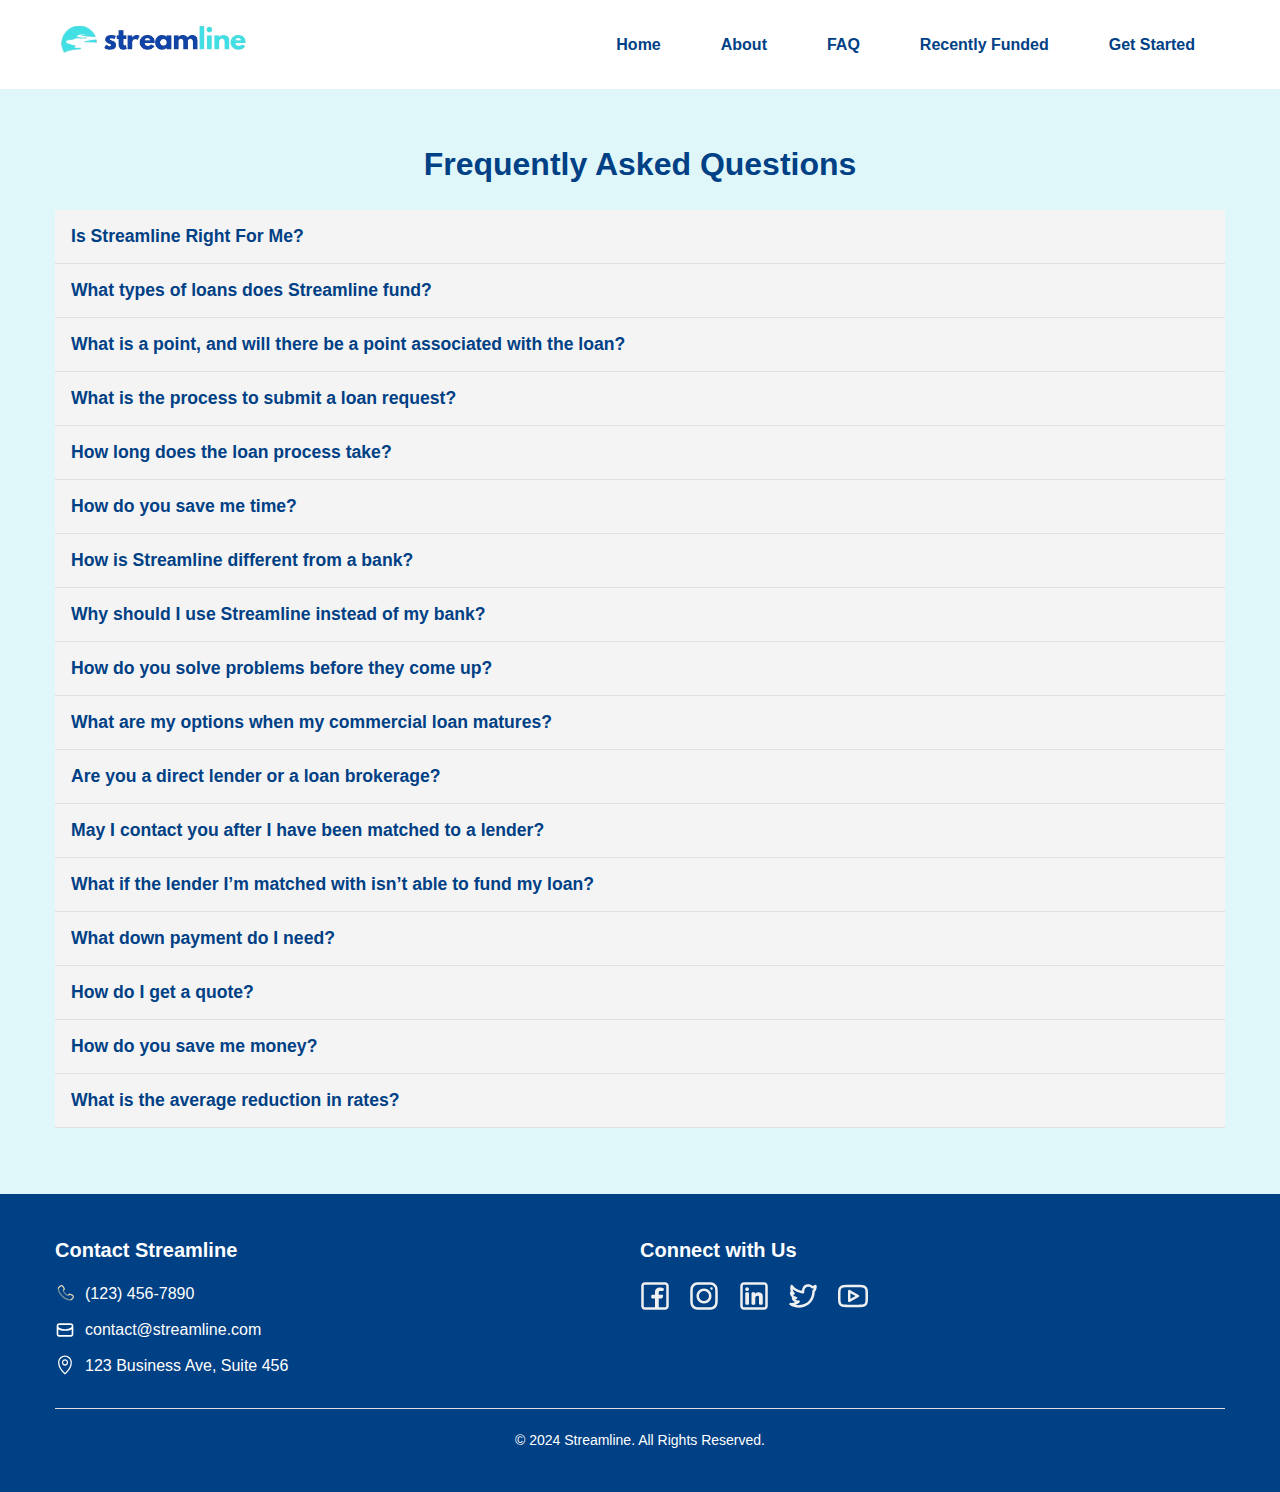
<file: faq.html>
<!DOCTYPE html>
<html lang="en">
<head>
    <meta charset="UTF-8">
    <meta name="viewport" content="width=device-width, initial-scale=1.0">
    <title>FAQ - Streamline</title>
    <link rel="stylesheet" href="styles.css">
</head>
<body>
    <!-- Navigation Bar -->
    <nav class="navbar">
        <div class="container">
            <a href="#">
                <img src="logo.png" alt="Streamline logo" class="logo">
            </a>
            <ul class="nav-links">
                <li><a href="index.html">Home</a></li>
                <li><a href="about.html">About</a></li>
                <li><a href="faq.html">FAQ</a></li>
                <li><a href="recently-funded.html">Recently Funded</a></li>
                <li><a href="get-started.html">Get Started</a></li>
            </ul>
        </div>
    </nav>

    <!-- FAQ Section -->
    <section class="faq">
        <div class="container">
            <h2>Frequently Asked Questions</h2>
            <div class="accordion">
                <div class="accordion-item">
                    <button id="accordion-button-1" aria-expanded="false"><span class="accordion-title">Is Streamline Right For Me?</span><span class="icon" aria-hidden="true"></span></button>
                    <div class="accordion-content">
                        <p>Streamline is a one-of-a-kind Loan Advisory, Analytics, and Brokerage firm serving privately held, family-owned small businesses and entrepreneurs who are purchasing real estate, acquiring a franchise or business, or are seeking working capital to expand or start a business.</p>
                        <p>We bring unmatched experience in structuring SBA Guaranteed Loan facilities for our clients.</p>
                        <p>Our core values are transparency, speed, and accuracy.</p>
                    </div>
                </div>
                <div class="accordion-item">
                    <button id="accordion-button-2" aria-expanded="false"><span class="accordion-title">What types of loans does Streamline fund?</span><span class="icon" aria-hidden="true"></span></button>
                    <div class="accordion-content">
                        <p>We specialize in assisting our clients with SBA 7(a) Business Acquisition, Partner Buy-out and Partial Change of Ownership loans, SBA 504, and Conventional Owner-Occupied Real Estate Loans.</p>
                    </div>
                </div>
                <div class="accordion-item">
                    <button id="accordion-button-3" aria-expanded="false"><span class="accordion-title">What is a point, and will there be a point associated with the loan?</span><span class="icon" aria-hidden="true"></span></button>
                    <div class="accordion-content">
                        <p>Our standard fee outlined in the fee agreement is 1% of the gross loan amount. The fee is considered earned after the loan funds, not before. That means we do not charge an upfront fee of any kind. Our goal is aligned with your goal to ensure we are both working together in good faith striving for the same outcome!</p>
                    </div>
                </div>
                <div class="accordion-item">
                    <button id="accordion-button-4" aria-expanded="false"><span class="accordion-title">What is the process to submit a loan request?</span><span class="icon" aria-hidden="true"></span></button>
                    <div class="accordion-content">
                        <p>We’ll connect to learn more about your financing needs. With the information we have, we’ll advise you of your options. We’ll devise a strategy to proceed with our plan. We’ll present your file to multiple banks. We’ll leverage our network to gain multiple offers. We’ll strategically negotiate to achieve the best possible financial solution for you.</p>
                    </div>
                </div>
                <div class="accordion-item">
                    <button id="accordion-button-5" aria-expanded="false"><span class="accordion-title">How long does the loan process take?</span><span class="icon" aria-hidden="true"></span></button>
                    <div class="accordion-content">
                        <p>The time it takes between submitting a full loan package to the funding of the loan is typically 45 – 60 days. This largely depends on how quickly you, the loan applicant, responds to questions and requests for documents, signatures, etc. There are also other factors including the lender's deal flow, stimulus packages, staffing, etc.</p>
                    </div>
                </div>
                <div class="accordion-item">
                    <button id="accordion-button-6" aria-expanded="false"><span class="accordion-title">How do you save me time?</span><span class="icon" aria-hidden="true"></span></button>
                    <div class="accordion-content">
                        <p>We review the file to look for challenges to seeking capital. We present the loan to the bank to make their lives as easy as possible by eliminating issues before they come up in underwriting. The end result is that you have more offers in less time.</p>
                        <p>If you only work with one bank, you might run into the issue of the bank turning down the loan, meaning you’ll have to start the entire process over with another bank. Gaining multiple offers at once reduces this occurrence.</p>
                        <p>If there is a challenge that eliminates traditional financing or time is of the essence, we have in-house private capital that can provide the needed solution. We will create a bridge loan to help close the deal and keep your business moving forward.</p>
                    </div>
                </div>
                <div class="accordion-item">
                    <button id="accordion-button-7" aria-expanded="false"><span class="accordion-title">How is Streamline different from a bank?</span><span class="icon" aria-hidden="true"></span></button>
                    <div class="accordion-content">
                        <p>We partner with strategic lenders nationwide to find the best loan that benefits our clients.</p>
                    </div>
                </div>
                <div class="accordion-item">
                    <button id="accordion-button-8" aria-expanded="false"><span class="accordion-title">Why should I use Streamline instead of my bank?</span><span class="icon" aria-hidden="true"></span></button>
                    <div class="accordion-content">
                        <p>Utilizing Streamline will connect your business with financing experts who go to work for you providing multiple options. When you go with one bank, you typically only get one or no offer. You lose the power of negotiation and the option to choose which offer is best suited for your business. When you are not approved, you must start the process all over again with a new bank. Working with Streamline will put you in a stronger position to seek the best financing solution for your business.</p>
                    </div>
                </div>
                <div class="accordion-item">
                    <button id="accordion-button-9" aria-expanded="false"><span class="accordion-title">How do you solve problems before they come up?</span><span class="icon" aria-hidden="true"></span></button>
                    <div class="accordion-content">
                        <p>We know how the banks underwrite their loans based on our experience. Having experts preparing your file and presenting the loan in the best light reduces the chance of future challenges delaying the funding of the loan.</p>
                        <p>When the problem is such that no bank will provide financing, we have in-house private capital to provide our clients with the solutions they are seeking.</p>
                    </div>
                </div>
                <div class="accordion-item">
                    <button id="accordion-button-10" aria-expanded="false"><span class="accordion-title">What are my options when my commercial loan matures?</span><span class="icon" aria-hidden="true"></span></button>
                    <div class="accordion-content">
                        <p>We help our clients refinance their loans at maturity. We go to work to find you the best terms that meet your new financing goals. Our business is built to serve all the needs of our clients.</p>
                    </div>
                </div>
                <div class="accordion-item">
                    <button id="accordion-button-11" aria-expanded="false"><span class="accordion-title">Are you a direct lender or a loan brokerage?</span><span class="icon" aria-hidden="true"></span></button>
                    <div class="accordion-content">
                        <p>We are a specialty nationwide finance brokerage. We are not a direct lender.</p>
                    </div>
                </div>
                <div class="accordion-item">
                    <button id="accordion-button-12" aria-expanded="false"><span class="accordion-title">May I contact you after I have been matched to a lender?</span><span class="icon" aria-hidden="true"></span></button>
                    <div class="accordion-content">
                        <p>Yes, in fact, we are with you throughout the entire process. This means we are communicating with the lender and you to make sure everyone is on the same page until the loan funds.</p>
                    </div>
                </div>
                <div class="accordion-item">
                    <button id="accordion-button-13" aria-expanded="false"><span class="accordion-title">What if the lender I’m matched with isn’t able to fund my loan?</span><span class="icon" aria-hidden="true"></span></button>
                    <div class="accordion-content">
                        <p>Yes, this happens sometimes. Don’t worry, we work with you to ensure that more options are always ready to proceed so that if the chosen lender isn’t able to perform, there is another lender ready to pick up and run with your loan application. Always being prepared for unexpected challenges is one of the advantages of working with Streamline.</p>
                    </div>
                </div>
                <div class="accordion-item">
                    <button id="accordion-button-14" aria-expanded="false"><span class="accordion-title">What down payment do I need?</span><span class="icon" aria-hidden="true"></span></button>
                    <div class="accordion-content">
                        <p>A safe rule of thumb is 10% – 20% down payment. However, the SBA provides various alternatives to make access to funding equitable for all who qualify.</p>
                    </div>
                </div>
                <div class="accordion-item">
                    <button id="accordion-button-15" aria-expanded="false"><span class="accordion-title">How do I get a quote?</span><span class="icon" aria-hidden="true"></span></button>
                    <div class="accordion-content">
                        <p>Let’s chat to learn more about you and your business. We will discuss the different solutions we recommend.</p>
                    </div>
                </div>
                <div class="accordion-item">
                    <button id="accordion-button-16" aria-expanded="false"><span class="accordion-title">How do you save me money?</span><span class="icon" aria-hidden="true"></span></button>
                    <div class="accordion-content">
                        <p>We leverage our wide network of banks who provide us preferred rates due to our volume of loans.</p>
                        <p>We receive multiple offers from presenting the loan to multiple banks at once.</p>
                        <p>We keep the banks honest by having multiple offers.</p>
                        <p>We negotiate the fees and rates on behalf of our clients.</p>
                        <p>We have information that our clients might not be aware of, where we can reduce expenses.</p>
                    </div>
                </div>
                <div class="accordion-item">
                    <button id="accordion-button-17" aria-expanded="false"><span class="accordion-title">What is the average reduction in rates?</span><span class="icon" aria-hidden="true"></span></button>
                    <div class="accordion-content">
                        <p>A quarter to two percent on their interest rate, plus the removal of different bank transaction fees can save you thousands over the term of the loan.</p>
                    </div>
                </div>
            </div>
        </div>
    </section>

    <!-- Footer Section -->
    <footer class="footer">
        <div class="container">
            <div class="footer-content">
                <!-- Contact Info -->
                <div class="footer-section">
                    <h3>Contact Streamline</h3>
                    <ul class="contact-info">
                        <li><img src="icons/phone-icon.svg" alt="Phone Icon"> (123) 456-7890</li>
                        <li><img src="icons/mail-icon.svg" alt="Email Icon"> contact@streamline.com</li>
                        <li><img src="icons/location-icon.svg" alt="Location Icon"> 123 Business Ave, Suite 456</li>
                    </ul>
                </div>

                <!-- Social Media Links -->
                <div class="footer-section">
                    <h3>Connect with Us</h3>
                    <div class="social-icons">
                        <a href="#"><img src="icons/facebook-icon.svg" alt="Facebook"></a>
                        <a href="#"><img src="icons/instagram-icon.svg" alt="Instagram"></a>
                        <a href="#"><img src="icons/linkedin-icon.svg" alt="LinkedIn"></a>
                        <a href="#"><img src="icons/twitter-icon.svg" alt="Twitter"></a>
                        <a href="#"><img src="icons/youtube-icon.svg" alt="YouTube"></a>
                    </div>
                </div>
            </div>
            <div class="footer-bottom">
                <p>&copy; 2024 Streamline. All Rights Reserved.</p>
            </div>
        </div>
    </footer>

    <!-- Accordion Script -->
    <script>
        const accordionButtons = document.querySelectorAll('.accordion button');

accordionButtons.forEach(button => {
    button.addEventListener('click', () => {
        const isExpanded = button.getAttribute('aria-expanded') === 'true';
        
        accordionButtons.forEach(btn => btn.setAttribute('aria-expanded', 'false'));
        
        if (!isExpanded) {
            button.setAttribute('aria-expanded', 'true');
            const content = button.nextElementSibling;
            content.style.maxHeight = content.scrollHeight + 'px';
        } else {
            button.nextElementSibling.style.maxHeight = 0;
        }
    });
});
    </script>
</body>
</html>
</file>
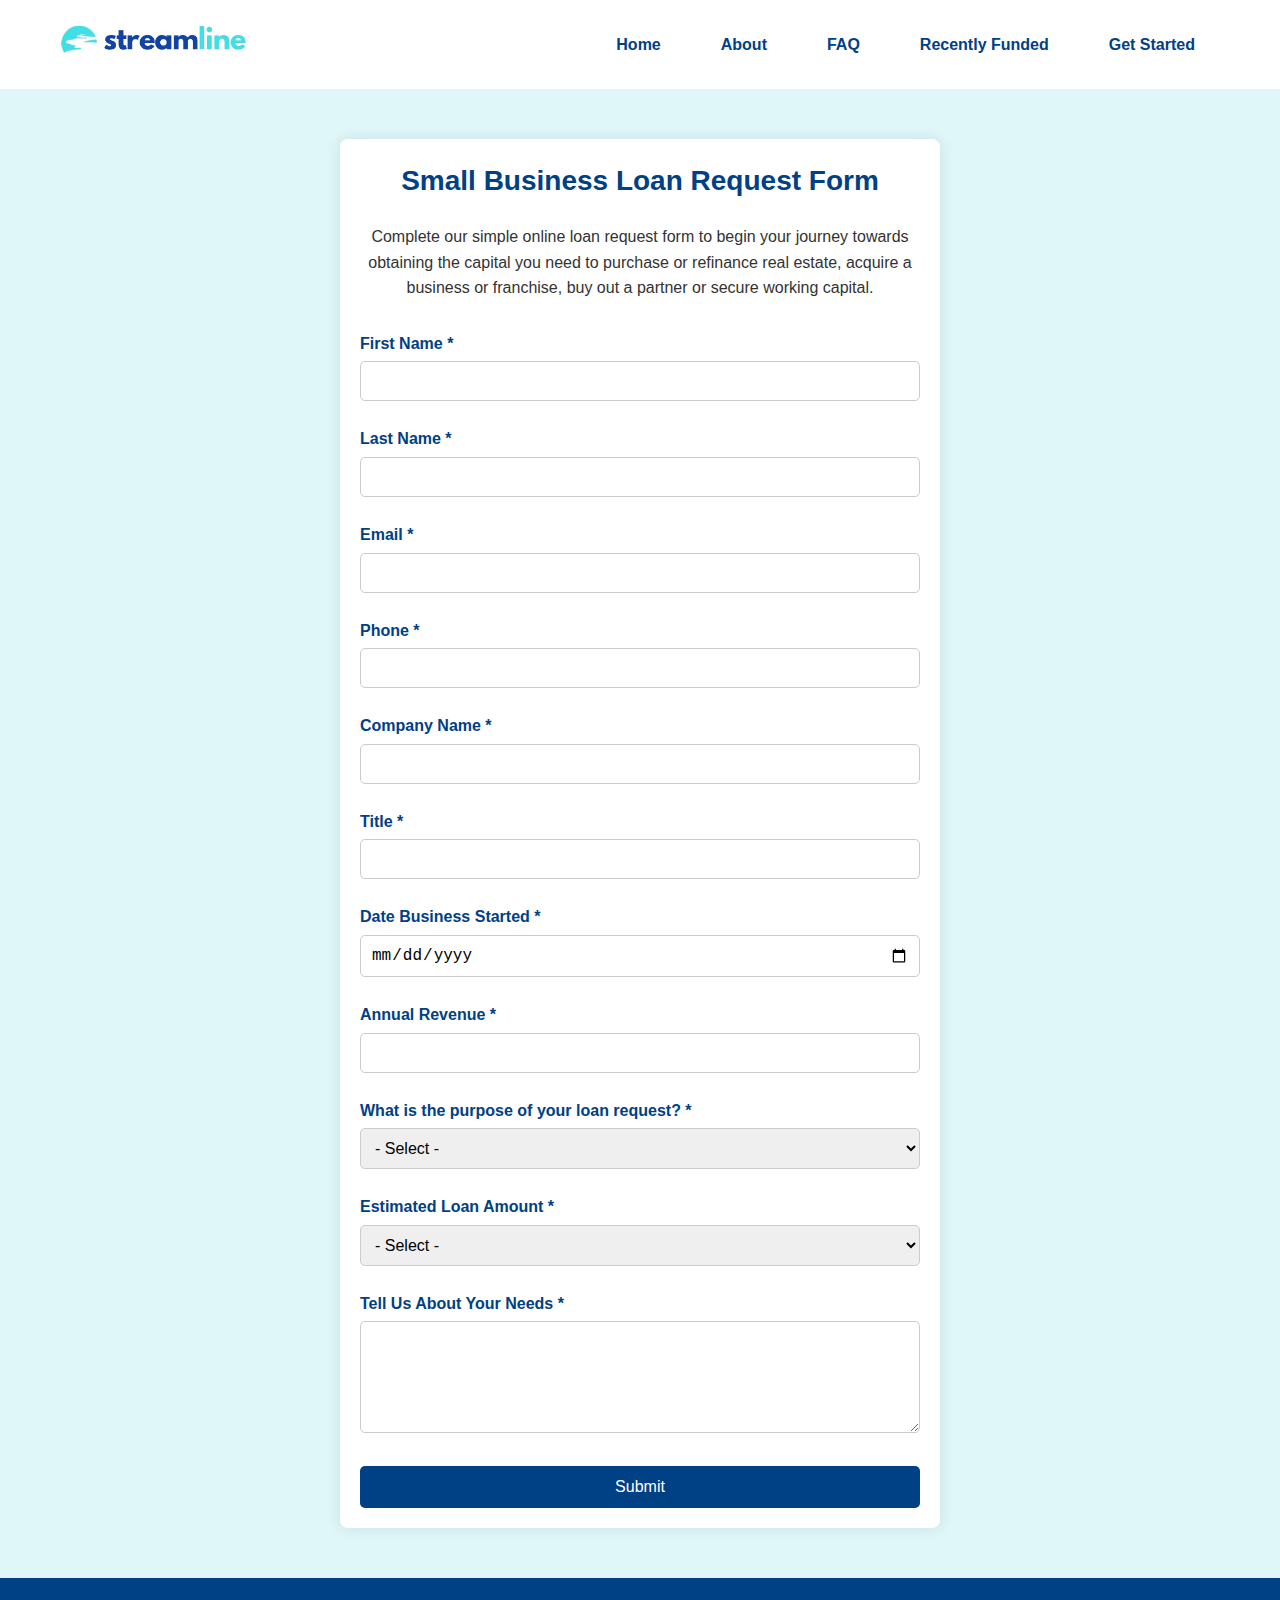
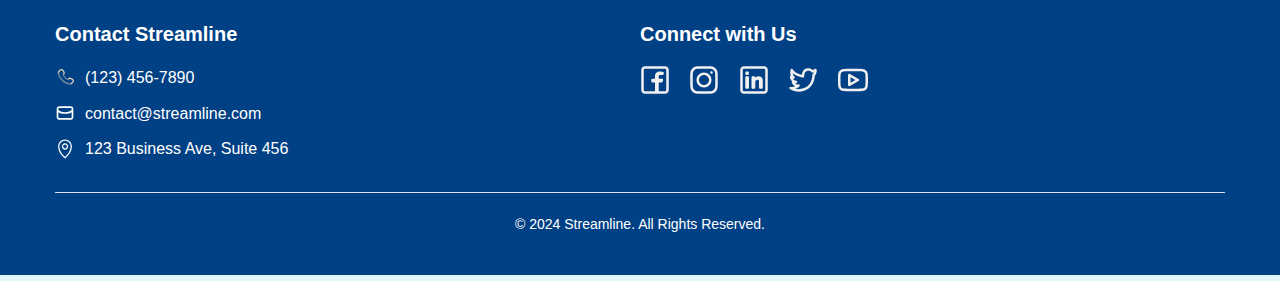
<file: get-started.html>
<!DOCTYPE html>
<html lang="en">
<head>
    <meta charset="UTF-8">
    <meta name="viewport" content="width=device-width, initial-scale=1.0">
    <title>Streamline - SBA Loans Made Easy</title>
    <link rel="stylesheet" href="styles.css">
</head>
<body>
    <!-- Navigation Bar -->
    <nav class="navbar">
        <div class="container">
            <a href="index.html">
                <img src ="logo.png" alt="Streamline logo" class="logo">
            </a>
            <ul class="nav-links">
                <li><a href="index.html">Home</a></li>
                <li><a href="about.html">About</a></li>
                <li><a href="faq.html">FAQ</a></li>
                <li><a href="recently-funded.html">Recently Funded</a></li>
                <li><a href="get-started.html">Get Started</a></li>
            </ul>
        </div>
    </nav>    

    <!-- Form Section -->
    <section class="get-started-form">
        <div class="container">
            <h1>Small Business Loan Request Form</h1>
            <p>Complete our simple online loan request form to begin your journey towards obtaining the capital you need to purchase or refinance real estate, acquire a business or franchise, buy out a partner or secure working capital.</p>
            <form action="https://formspree.io/f/movarzyp" method="post">
                <input type="hidden" name="_subject" value="New SBA Loan Request">
                <div class="form-group">
                    <label for="first-name">First Name *</label>
                    <input type="text" id="first-name" name="first-name" required>
                </div>
                <div class="form-group">
                    <label for="last-name">Last Name *</label>
                    <input type="text" id="last-name" name="last-name" required>
                </div>
                <div class="form-group">
                    <label for="email">Email *</label>
                    <input type="email" id="email" name="email" required>
                </div>
                <div class="form-group">
                    <label for="phone">Phone *</label>
                    <input type="tel" id="phone" name="phone" required>
                </div>
                <div class="form-group">
                    <label for="company-name">Company Name *</label>
                    <input type="text" id="company-name" name="company-name" required>
                </div>
                <div class="form-group">
                    <label for="title">Title *</label>
                    <input type="text" id="title" name="title" required>
                </div>
                <div class="form-group">
                    <label for="date-business-started">Date Business Started *</label>
                    <input type="date" id="date-business-started" name="date-business-started" required>
                </div>
                <div class="form-group">
                    <label for="annual-revenue">Annual Revenue *</label>
                    <input type="number" id="annual-revenue" name="annual-revenue" required>
                </div>
                <div class="form-group">
                    <label for="loan-purpose">What is the purpose of your loan request? *</label>
                    <select id="loan-purpose" name="loan-purpose" required>
                        <option value="">- Select -</option>
                        <option value="purchase-real-estate">Purchase Real Estate</option>
                        <option value="refinance-real-estate">Refinance Real Estate</option>
                        <option value="acquire-business">Acquire Business</option>
                        <option value="buy-out-partner">Buy Out Partner</option>
                        <option value="secure-working-capital">Secure Working Capital</option>
                    </select>
                </div>
                <div class="form-group">
                    <label for="loan-amount">Estimated Loan Amount *</label>
                    <select id="loan-amount" name="loan-amount" required>
                        <option value="">- Select -</option>
                        <option value="<350000">Less than $350,000</option>
                        <option value="350000-500000">$350,000 - $500,000</option>
                        <option value="500000-1000000">$500,000 - $1,000,000</option>
                        <option value=">1000000">More than $1,000,000</option>
                    </select>
                </div>
                <div class="form-group">
                    <label for="loan-needs">Tell Us About Your Needs *</label>
                    <textarea id="loan-needs" name="loan-needs" rows="5" required></textarea>
                </div>
                <button type="submit" class="submit-button">Submit</button>
            </form>
        </div>
    </section>

    <!-- Footer Section -->
    <footer class="footer">
        <div class="container">
            <div class="footer-content">
                <!-- Contact Info -->
                <div class="footer-section">
                    <h3>Contact Streamline</h3>
                    <ul class="contact-info">
                        <li><img src="icons/phone-icon.svg" alt="Phone Icon"> (123) 456-7890</li>
                        <li><img src="icons/mail-icon.svg" alt="Email Icon"> contact@streamline.com</li>
                        <li><img src="icons/location-icon.svg" alt="Location Icon"> 123 Business Ave, Suite 456</li>
                    </ul>
                </div>

                <!-- Social Media Links -->
                <div class="footer-section">
                    <h3>Connect with Us</h3>
                    <div class="social-icons">
                        <a href="#"><img src="icons/facebook-icon.svg" alt="Facebook"></a>
                        <a href="#"><img src="icons/instagram-icon.svg" alt="Instagram"></a>
                        <a href="#"><img src="icons/linkedin-icon.svg" alt="LinkedIn"></a>
                        <a href="#"><img src="icons/twitter-icon.svg" alt="Twitter"></a>
                        <a href="#"><img src="icons/youtube-icon.svg" alt="YouTube"></a>
                    </div>
                </div>
            </div>
            <div class="footer-bottom">
                <p>&copy; 2024 Streamline. All Rights Reserved.</p>
            </div>
        </div>
    </footer>

</body>
</html>
</file>
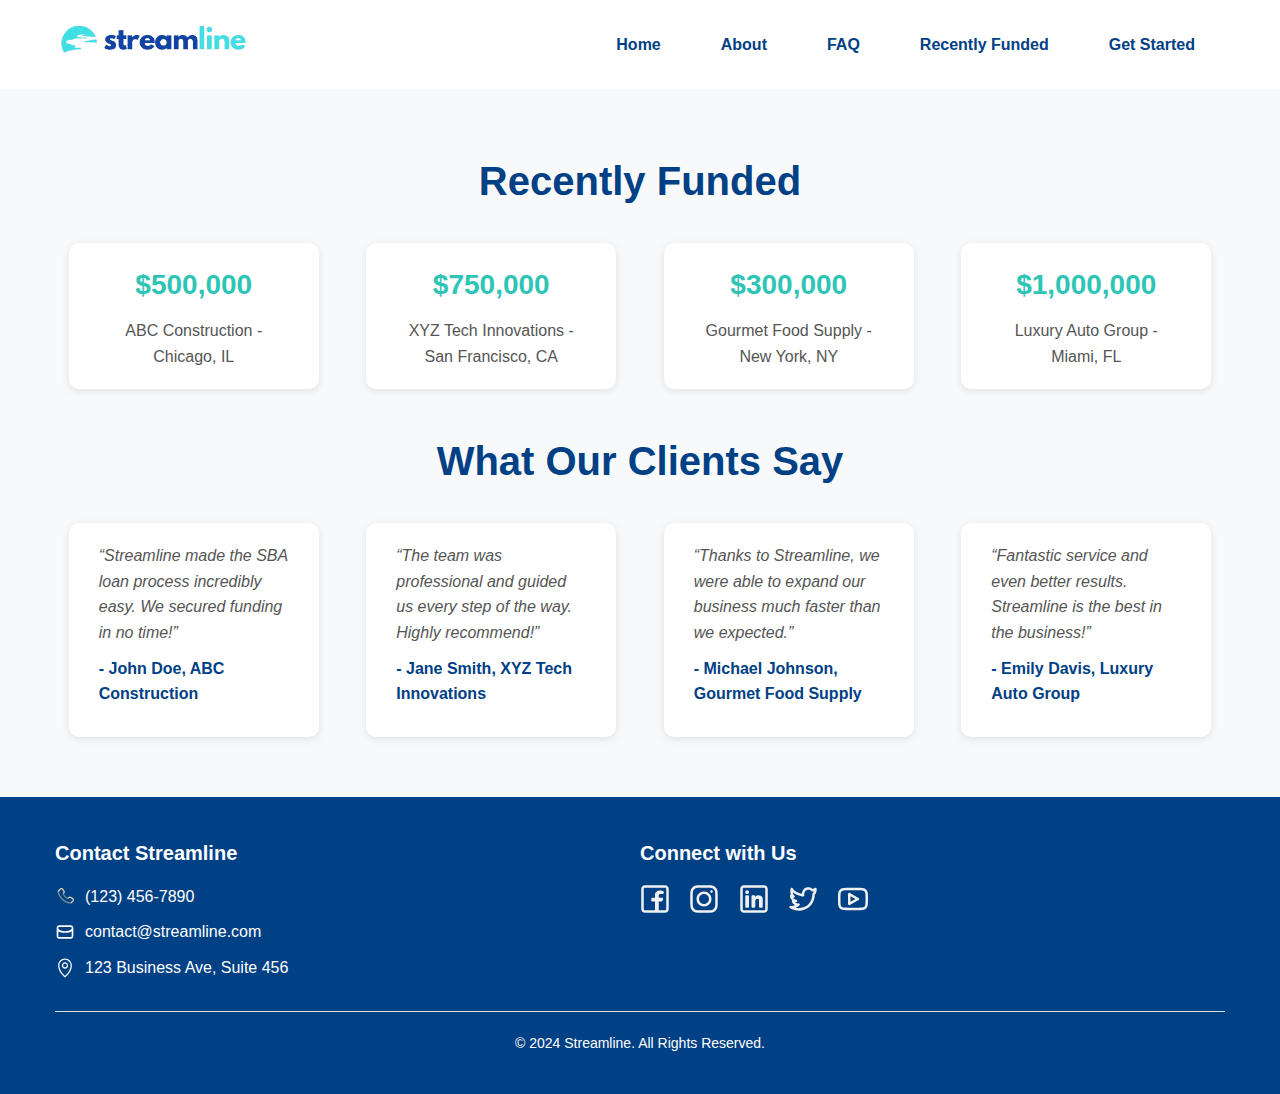
<file: recently-funded.html>
<!DOCTYPE html>
<html lang="en">
<head>
    <meta charset="UTF-8">
    <meta name="viewport" content="width=device-width, initial-scale=1.0">
    <title>Recently Funded - Streamline</title>
    <link rel="stylesheet" href="styles.css">
</head>
<body>
    <!-- Navigation Bar -->
    <nav class="navbar">
        <div class="container">
            <a href="index.html">
                <img src="logo.png" alt="Streamline logo" class="logo">
            </a>
            <ul class="nav-links">
                <li><a href="index.html">Home</a></li>
                <li><a href="about.html">About</a></li>
                <li><a href="faq.html">FAQ</a></li>
                <li><a href="recently-funded.html">Recently Funded</a></li>
                <li><a href="get-started.html">Get Started</a></li>
            </ul>
        </div>
    </nav>

    <!-- Recently Funded Section -->
<section class="recently-funded">
    <div class="container">
        <h2>Recently Funded</h2>
        <div class="funded-cards">
            <div class="card">
                <h3>$500,000</h3>
                <p>ABC Construction - Chicago, IL</p>
            </div>
            <div class="card">
                <h3>$750,000</h3>
                <p>XYZ Tech Innovations - San Francisco, CA</p>
            </div>
            <div class="card">
                <h3>$300,000</h3>
                <p>Gourmet Food Supply - New York, NY</p>
            </div>
            <div class="card">
                <h3>$1,000,000</h3>
                <p>Luxury Auto Group - Miami, FL</p>
            </div>
        </div>
        <h2>What Our Clients Say</h2>
        <div class="testimonials">
            <div class="testimonial">
                <p>“Streamline made the SBA loan process incredibly easy. We secured funding in no time!”</p>
                <p><strong>- John Doe, ABC Construction</strong></p>
            </div>
            <div class="testimonial">
                <p>“The team was professional and guided us every step of the way. Highly recommend!”</p>
                <p><strong>- Jane Smith, XYZ Tech Innovations</strong></p>
            </div>
            <div class="testimonial">
                <p>“Thanks to Streamline, we were able to expand our business much faster than we expected.”</p>
                <p><strong>- Michael Johnson, Gourmet Food Supply</strong></p>
            </div>
            <div class="testimonial">
                <p>“Fantastic service and even better results. Streamline is the best in the business!”</p>
                <p><strong>- Emily Davis, Luxury Auto Group</strong></p>
            </div>
        </div>
    </div>
</section>


    <!-- Footer Section -->
    <footer class="footer">
        <div class="container">
            <div class="footer-content">
                <!-- Contact Info -->
                <div class="footer-section">
                    <h3>Contact Streamline</h3>
                    <ul class="contact-info">
                        <li><img src="icons/phone-icon.svg" alt="Phone Icon"> (123) 456-7890</li>
                        <li><img src="icons/mail-icon.svg" alt="Email Icon"> contact@streamline.com</li>
                        <li><img src="icons/location-icon.svg" alt="Location Icon"> 123 Business Ave, Suite 456</li>
                    </ul>
                </div>

                <!-- Social Media Links -->
                <div class="footer-section">
                    <h3>Connect with Us</h3>
                    <div class="social-icons">
                        <a href="#"><img src="icons/facebook-icon.svg" alt="Facebook"></a>
                        <a href="#"><img src="icons/instagram-icon.svg" alt="Instagram"></a>
                        <a href="#"><img src="icons/linkedin-icon.svg" alt="LinkedIn"></a>
                        <a href="#"><img src="icons/twitter-icon.svg" alt="Twitter"></a>
                        <a href="#"><img src="icons/youtube-icon.svg" alt="YouTube"></a>
                    </div>
                </div>
            </div>
            <div class="footer-bottom">
                <p>&copy; 2024 Streamline. All Rights Reserved.</p>
            </div>
        </div>
    </footer>
</body>
</html>
</file>
<file: styles.css>
/* Reset some basic elements */
* {
    margin: 0;
    padding: 0;
    box-sizing: border-box;
}

body {
    font-family: 'Arial', sans-serif;
    line-height: 1.6;
    background-color: #e0f7fa; /* Lighter teal background for the body */
    color: #333;
}

/* Container */
.container {
    max-width: 1200px;
    margin: 0 auto;
    padding: 0 15px;
}

/* Navigation Bar */
.navbar {
    background-color: white; /* Background color for the navbar */
    padding: 20px 15px; /* Set uniform padding */
    color: #004085; /* Dark Blue text */
    height: auto;
    position: relative;
    z-index: 10; /* Ensures the navbar stays above other content */
}

.navbar .container {
    display: flex;
    justify-content: space-between;
    align-items: center;
    flex-wrap: wrap; /* Allow wrapping on small screens */
}

.navbar .logo {
    max-width: 200px; /* Scale down the logo for smaller screens */
    height: auto;
}

.navbar .nav-links {
    list-style: none;
    display: flex;
    justify-content: flex-end; /* Align links to the right */
    align-items: center;
    flex-grow: 1; /* Allow links to take up remaining space */
    flex-wrap: wrap; /* Allow wrapping on small screens */
}

.navbar .nav-links li {
    margin: 0 15px; /* Consistent margin between links */
}

.navbar .nav-links a {
    font-family: 'Poppins', sans-serif; /* Or another font if used */
    color: #004085;
    text-decoration: none;
    font-size: 1rem;
    font-weight: 700;
    padding: 10px 15px;
    border-radius: 5px;
}

.navbar .nav-links a:hover {
    background-color: #2ec4b6; /* Optional: add background color on hover */
    color: white;
}

/* Media Queries for Navbar on Smaller Screens */
@media (max-width: 768px) {
    .navbar .container {
        flex-direction: column; /* Stack elements vertically on small screens */
        align-items: flex-start;
    }

    .navbar .nav-links {
        justify-content: center; /* Center links on smaller screens */
        flex-direction: column; /* Stack links vertically */
        align-items: flex-start; /* Align links to the left */
        width: 100%; /* Take full width on smaller screens */
        margin-top: 10px; /* Add space between the logo and links */
    }

    .navbar .nav-links li {
        margin: 10px 0; /* Space out links vertically */
    }
}

/* Hero Section */
.hero {
    position: relative;
    height: 80vh;
    display: flex;
    justify-content: center;
    align-items: center;
    color: white;
    text-align: center;
    overflow: hidden;
}

.video-container {
    position: absolute;
    top: 0;
    left: 0;
    width: 100%;
    height: 100%;
    z-index: 1; /* Ensure the video is behind the text */
    overflow: hidden;
}

.background-video {
    width: 100%;
    height: 100%;
    object-fit: cover; /* Ensure the video covers the entire section */
}

.overlay {
    position: absolute;
    top: 0;
    left: 0;
    width: 100%;
    height: 100%;
    background: rgba(0, 64, 133, 0.5); /* Dark blue tinted overlay with 50% opacity */
    z-index: 2; /* Ensure the overlay is above the video */
}

.hero-content {
    position: relative;
    z-index: 3; /* Ensure the text is above both the video and overlay */
    padding: 20px;
}

.hero-content h1 {
    font-size: 2.5rem;
    margin-bottom: 20px;
    color: #2ec4b6; /* Light Teal for the headline */
}

.hero-content p {
    font-size: 1.25rem;
    margin-bottom: 30px;
    color: #b2ebf2; /* Slightly lighter teal for subtext */
}

.cta-button {
    background-color: #2ec4b6; /* Light Teal */
    padding: 20px 30px;
    color: white;
    text-decoration: none;
    font-size: 1rem;
    border-radius: 5px;
    transition: background-color 0.3s ease;
}

.cta-button:hover {
    background-color: #004085; /* Dark Blue on hover */
}

/* About Section */
/* About Section */
.about {
    padding: 60px 20px;
    background-color: #e0f7fa; /* White background */
}

.about h2 {
    font-size: 2.5rem;
    margin-bottom: 30px;
    text-align: center;
    color: #004085; /* Dark Blue */
    font-family: 'Poppins', sans-serif;
    font-weight: 700;
}

.about-description {
    font-size: 1.1rem;
    line-height: 1.8;
    color: #555;
    margin-bottom: 20px;
    text-align: center;
    max-width: 800px;
    margin: 0 auto 20px;
}

.founder-profiles {
    display: flex;
    justify-content: space-between;
    align-items: flex-start;
    flex-wrap: wrap;
    gap: 40px;
    margin-top: 40px;
}

.founder-profile {
    background-color: #f4f4f4;
    padding: 20px;
    border-radius: 10px;
    max-width: 45%;
    display: flex;
    flex-direction: column;
    align-items: center;
    box-shadow: 0 2px 10px rgba(0, 0, 0, 0.1);
    text-align: left;
}

.founder-photo {
    width: 100%;
    max-width: 180px;
    border-radius: 50%;
    margin-bottom: 20px;
    box-shadow: 0 4px 8px rgba(0, 0, 0, 0.1);
}

.founder-info {
    text-align: center;
}

.founder-info h3 {
    font-size: 1.75rem;
    margin-bottom: 10px;
    color: #004085; /* Dark Blue */
    font-family: 'Poppins', sans-serif;
    font-weight: 600;
}

.founder-info p {
    font-size: 1rem;
    color: #333;
    margin-bottom: 10px;
    line-height: 1.6;
}

/* Media Queries for Smaller Screens */
@media (max-width: 768px) {
    .founder-profiles {
        flex-direction: column;
        align-items: center;
    }

    .founder-profile {
        max-width: 100%;
        text-align: center;
    }

    .about-description {
        text-align: justify;
    }
}

/* FAQ Section */
.faq {
    padding: 50px 20px;
    background-color: #e0f7fa; /* Lighter teal background */
}

.faq h2 {
    font-size: 2rem;
    margin-bottom: 20px;
    text-align: center;
    color: #004085; /* Dark Blue */
}

.faq-item {
    margin-bottom: 20px;
}

.faq-item h3 {
    font-size: 1.25rem;
    margin-bottom: 10px;
    color: #004085; /* Dark Blue */
}

.faq-item p {
    font-size: 1rem;
    color: #555;
}

/* Recently Funded Section */
/* Recently Funded Section */
.recently-funded {
    padding: 60px 20px;
    background-color: #f8f9fa; /* Light gray background */
}

.recently-funded h2 {
    font-size: 2.5rem;
    margin-bottom: 30px;
    text-align: center;
    color: #004085; /* Dark Blue */
    font-family: 'Poppins', sans-serif;
    font-weight: 700;
}

.funded-cards {
    display: flex;
    justify-content: space-around;
    flex-wrap: wrap;
    gap: 20px;
    margin-bottom: 40px;
}

.card {
    background-color: #ffffff; /* White card background */
    padding: 20px 30px;
    border-radius: 10px;
    max-width: 250px;
    box-shadow: 0 2px 8px rgba(0, 0, 0, 0.1);
    text-align: center;
    transition: transform 0.3s ease, box-shadow 0.3s ease;
}

.card:hover {
    transform: translateY(-10px);
    box-shadow: 0 4px 15px rgba(0, 0, 0, 0.2);
}

.card h3 {
    font-size: 1.75rem;
    color: #2ec4b6; /* Teal for the amount */
    margin-bottom: 10px;
}

.card p {
    font-size: 1rem;
    color: #555;
}

/* Testimonials Section */
.testimonials {
    display: flex;
    justify-content: space-around;
    flex-wrap: wrap;
    gap: 20px;
}

.testimonial {
    background-color: #ffffff;
    padding: 20px 30px;
    border-radius: 10px;
    max-width: 250px;
    box-shadow: 0 2px 8px rgba(0, 0, 0, 0.1);
    text-align: left;
    font-style: italic;
}

.testimonial p {
    font-size: 1rem;
    color: #555;
    margin-bottom: 10px;
}

.testimonial strong {
    color: #004085; /* Dark Blue */
    font-style: normal;
    font-weight: 700;
}

/* Media Queries for Smaller Screens */
@media (max-width: 768px) {
    .funded-cards,
    .testimonials {
        flex-direction: column;
        align-items: center;
    }

    .card,
    .testimonial {
        max-width: 100%;
    }
}

/* Get Started Form Section */
.get-started-form {
    padding: 50px 20px;
    background-color: #e0f7fa; /* Lighter teal background */
    text-align: center;
}

.get-started-form .container {
    max-width: 600px;  /* Set a maximum width for the form */
    margin: 0 auto;
    background: #ffffff; /* White background for the form */
    padding: 20px;
    box-shadow: 0px 0px 15px rgba(0,0,0,0.1);
    border-radius: 8px;
}

.get-started-form h1 {
    font-size: 1.75rem;
    color: #004085; /* Dark Blue */
    margin-bottom: 20px;
}

.get-started-form p {
    font-size: 1rem;
    color: #333;
    margin-bottom: 30px;
}

.get-started-form .form-group {
    margin-bottom: 15px;
    text-align: left;
}

.get-started-form label {
    display: block;
    margin-bottom: 5px;
    font-weight: bold;
    color: #004085; /* Dark Blue */
}

.get-started-form input,
.get-started-form select,
.get-started-form textarea {
    width: 100%;
    padding: 10px;
    font-size: 1rem;
    border-radius: 5px;
    border: 1px solid #ccc;
    margin-bottom: 10px;
}

.get-started-form .submit-button {
    background-color: #004085; /* Dark Blue */
    color: white;
    padding: 12px 20px;
    font-size: 1rem;
    border: none;
    border-radius: 5px;
    cursor: pointer;
    width: 100%;
}

.get-started-form .submit-button:hover {
    background-color: #2ec4b6; /* Light Teal on hover */
}

/* Footer Section */
.footer {
    background-color: #004085; /* Dark Blue background */
    padding: 40px 20px;
    color: white; /* White text */
}

.footer .container {
    max-width: 1200px;
    margin: 0 auto;
}

.footer-content {
    display: flex;
    justify-content: space-between;
    flex-wrap: wrap;
}

.footer-section {
    flex: 1;
    min-width: 200px;
    margin-bottom: 20px;
}

.footer-section h3 {
    font-size: 1.25rem;
    margin-bottom: 15px;
    color: white; /* White text for headings */
}

.contact-info {
    list-style: none;
    padding: 0;
}

.contact-info li {
    margin-bottom: 10px;
    display: flex;
    align-items: center;
}

.contact-info img {
    margin-right: 10px;
    width: 20px;
    height: auto;
    filter: invert(1); /* Invert colors to make icons white */
}

.social-icons a {
    margin-right: 15px;
    display: inline-block;
}

.social-icons img {
    width: 30px;
    height: auto;
    filter: invert(1); /* Invert colors to make icons white */
}

.footer-bottom {
    text-align: center;
    padding-top: 20px;
    border-top: 1px solid #e0e0e0;
    color: white; /* White text */
    font-size: 0.875rem;
}

/* Approval Process Section */
.approval-process {
    padding: 50px 20px;
    background-color: #f4f4f4; /* Light background for contrast */
    text-align: center;
}

.approval-process h2 {
    font-size: 2rem;
    margin-bottom: 40px;
    color: #004085; /* Dark Blue */
}

.steps-container {
    display: flex;
    justify-content: center;
    align-items: center;
    flex-wrap: wrap;
    gap: 20px;
}

.step {
    display: flex;
    flex-direction: column;
    align-items: center;
    max-width: 150px;
}

.step-circle {
    width: 100px;
    height: 100px;
    background-color: #2ec4b6; /* Teal */
    border-radius: 50%;
    display: flex;
    justify-content: center;
    align-items: center;
    margin-bottom: 10px;
}

.step-circle img {
    width: 50px;
    height: 50px;
}

.step p {
    margin-top: 0;
    font-size: 1rem;
    color: #004085; /* Dark Blue */
}

.arrow {
    font-size: 2rem;
    color: #004085; /* Dark Blue */
    margin: 0 10px;
}

/* Media Queries for Smaller Screens */
@media (max-width: 768px) {
    .navbar .nav-links {
        justify-content: center;
    }

    .about-content,
    .founder-profiles {
        flex-direction: column;
        align-items: center;
    }

    .founder-profile,
    .footer-section {
        margin-bottom: 20px;
        text-align: center;
    }

    .footer-content {
        flex-direction: column;
        align-items: center;
    }

    .steps-container {
        flex-direction: column;
    }

    .arrow {
        display: none;
    }
}
/* Accordion Styles */
.accordion {
    background-color: #ffffff;
    border-radius: 5px;
    margin: 1rem 0;
}

.accordion-item {
    border-bottom: 1px solid #e0e0e0;
}

.accordion button {
    background-color: #f4f4f4;
    color: #004085;
    cursor: pointer;
    padding: 1rem;
    width: 100%;
    text-align: left;
    border: none;
    outline: none;
    transition: background-color 0.3s ease;
    font-size: 1.1rem;
    font-weight: 700;
    display: flex;
    justify-content: space-between;
    align-items: center;
}

.accordion button:hover {
    background-color: #e0f7fa;
}

.accordion button:focus {
    background-color: #2ec4b6;
    color: white;
}

.accordion button[aria-expanded="true"] {
    background-color: #2ec4b6;
    color: white;
}

.accordion .accordion-content {
    max-height: 0;
    overflow: hidden;
    transition: max-height 0.3s ease;
    background-color: #ffffff;
    padding: 0 1rem;
}

.accordion .accordion-content p {
    padding: 1rem 0;
    color: #555;
    font-size: 1rem;
}

/* Icon Rotation */
.icon {
    transition: transform 0.3s ease;
}

[aria-expanded="true"] .icon {
    transform: rotate(90deg);
}

/* Responsive Styles */
@media (max-width: 768px) {
    .accordion button {
        font-size: 1rem;
    }

    .accordion .accordion-content p {
        font-size: 0.9rem;
    }
}
</file>
